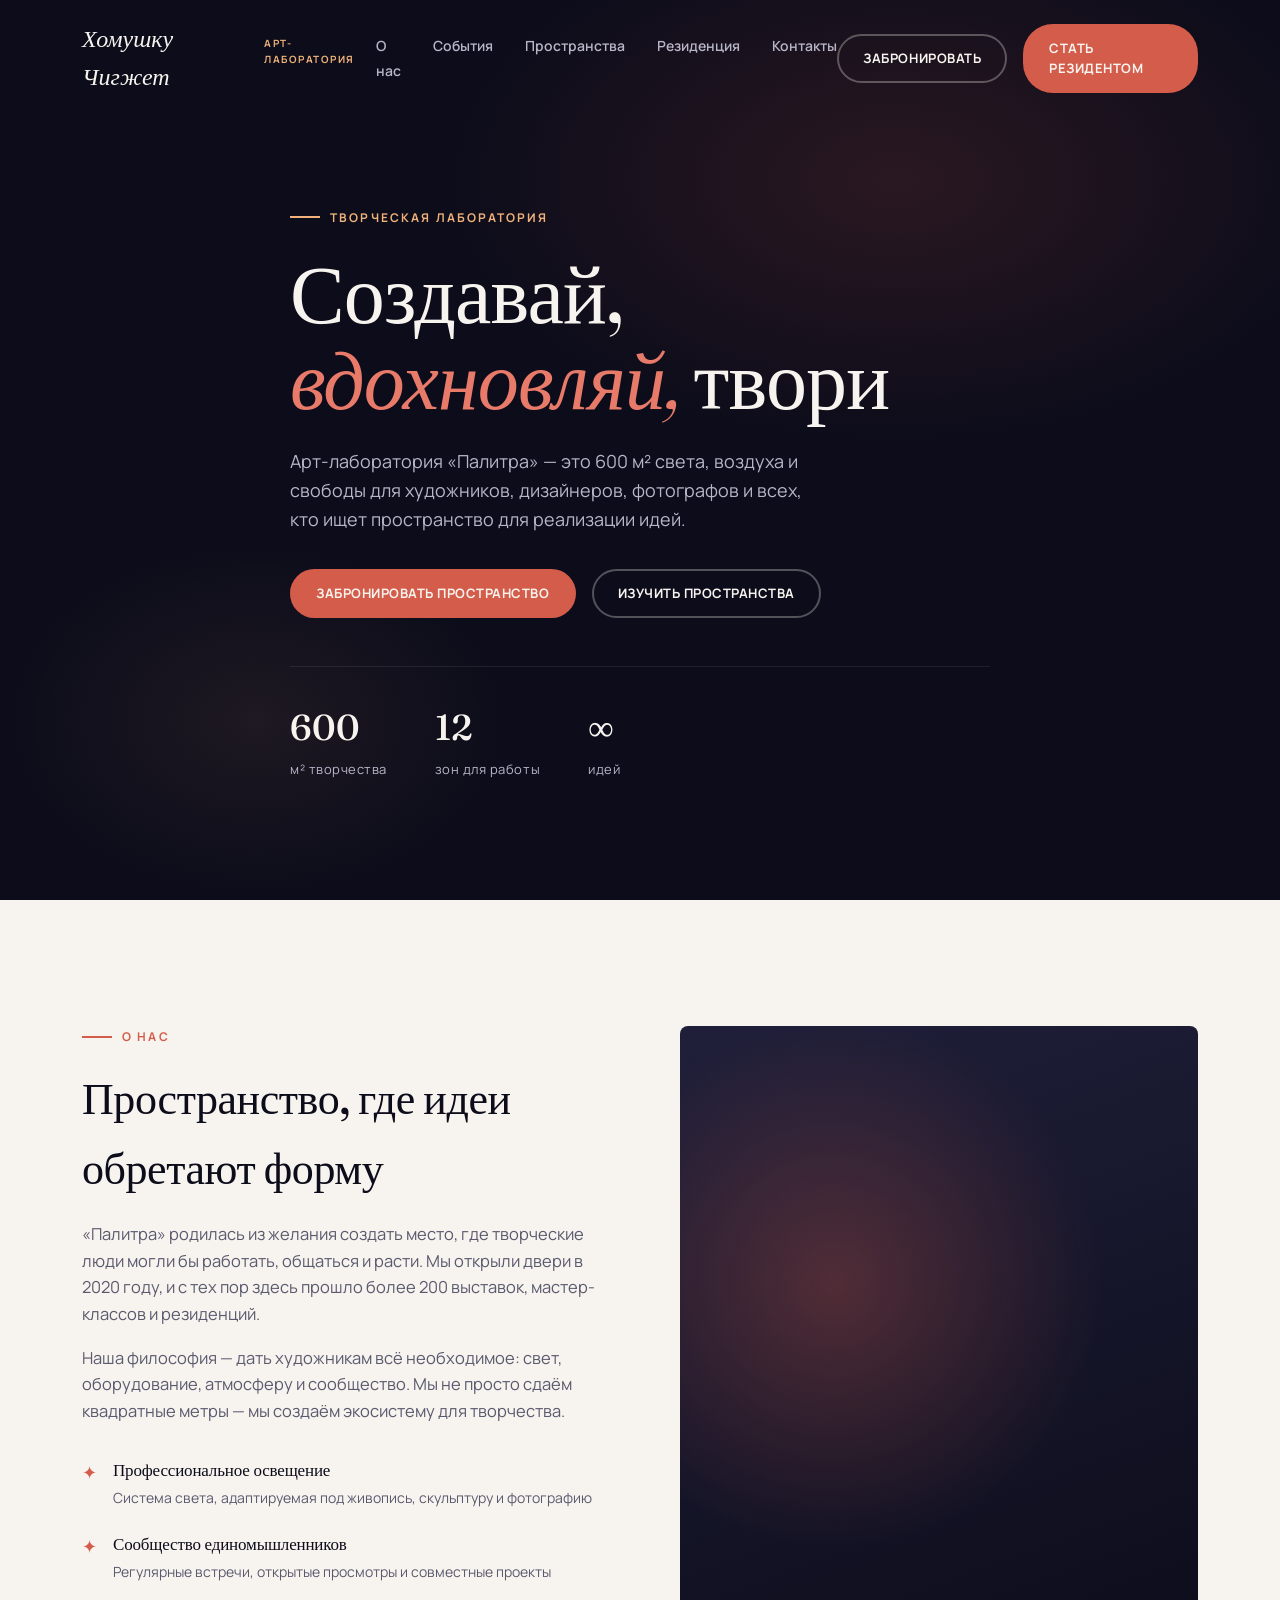
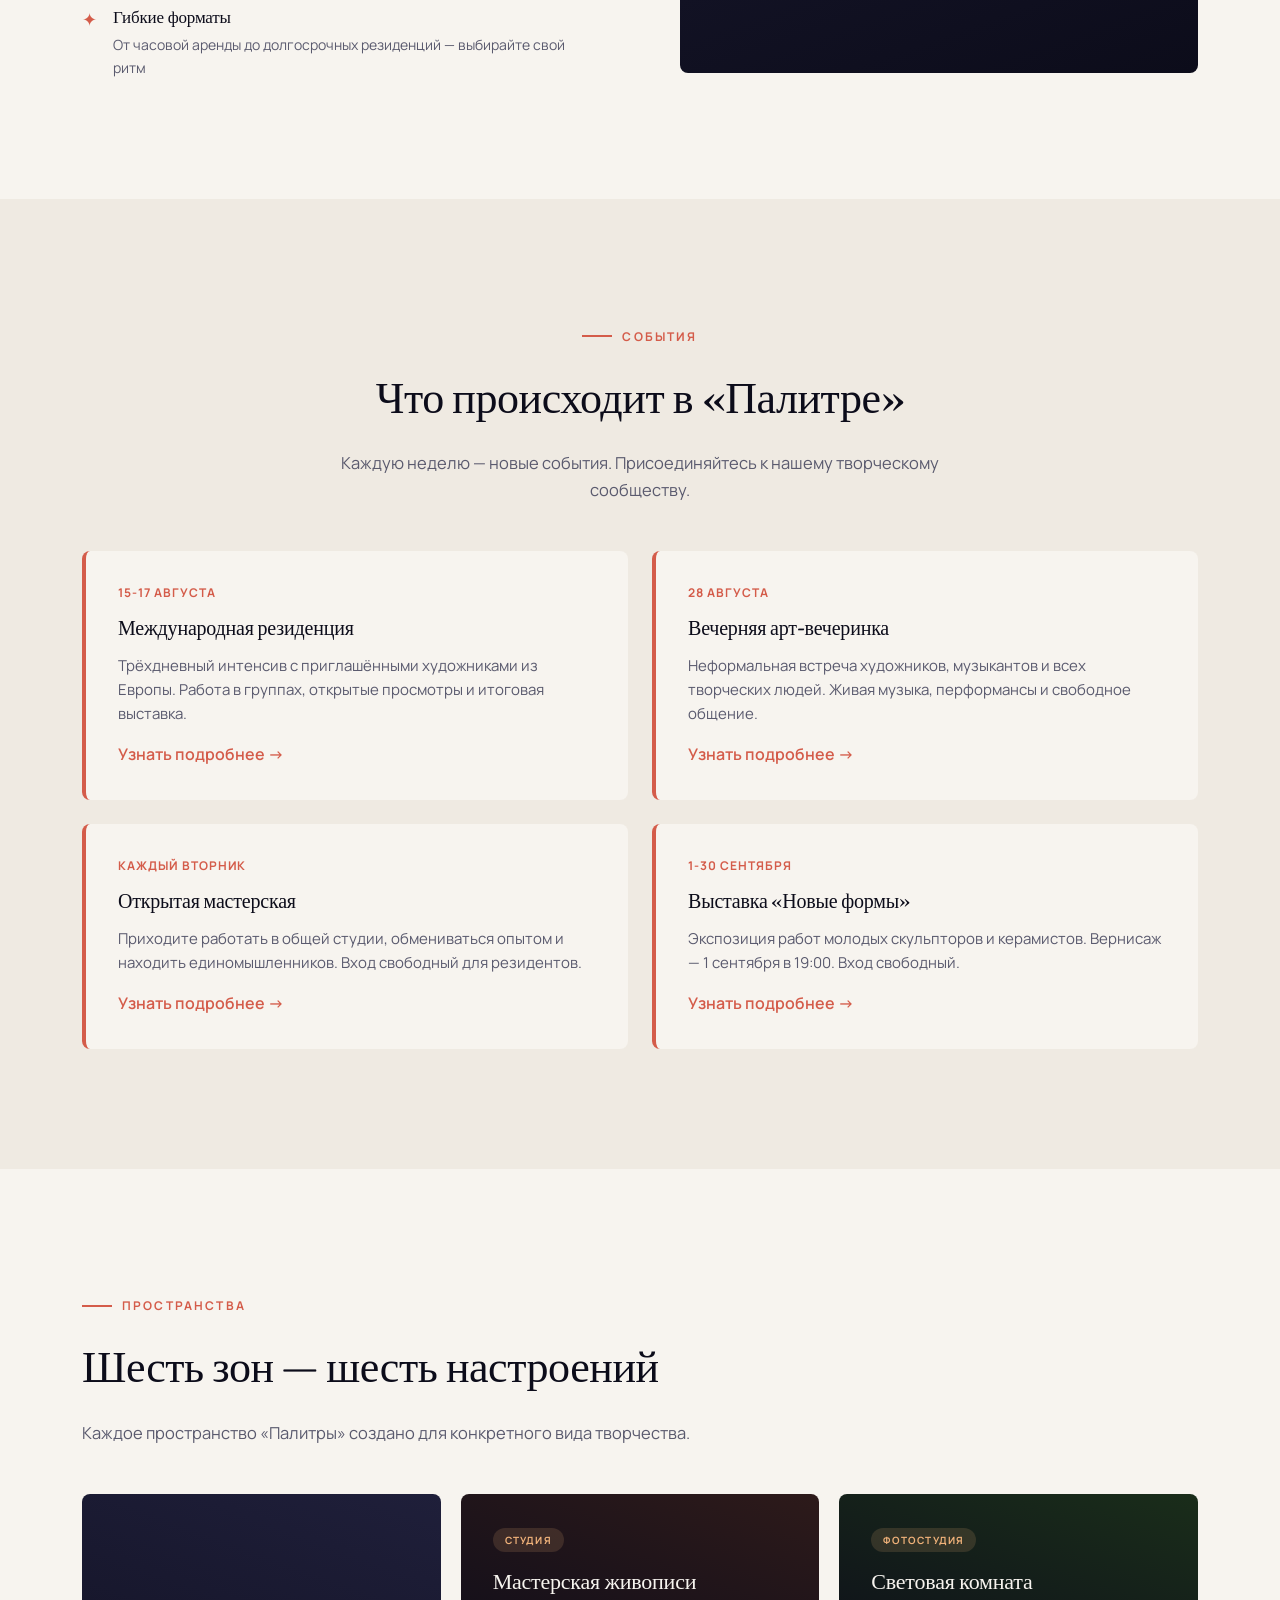
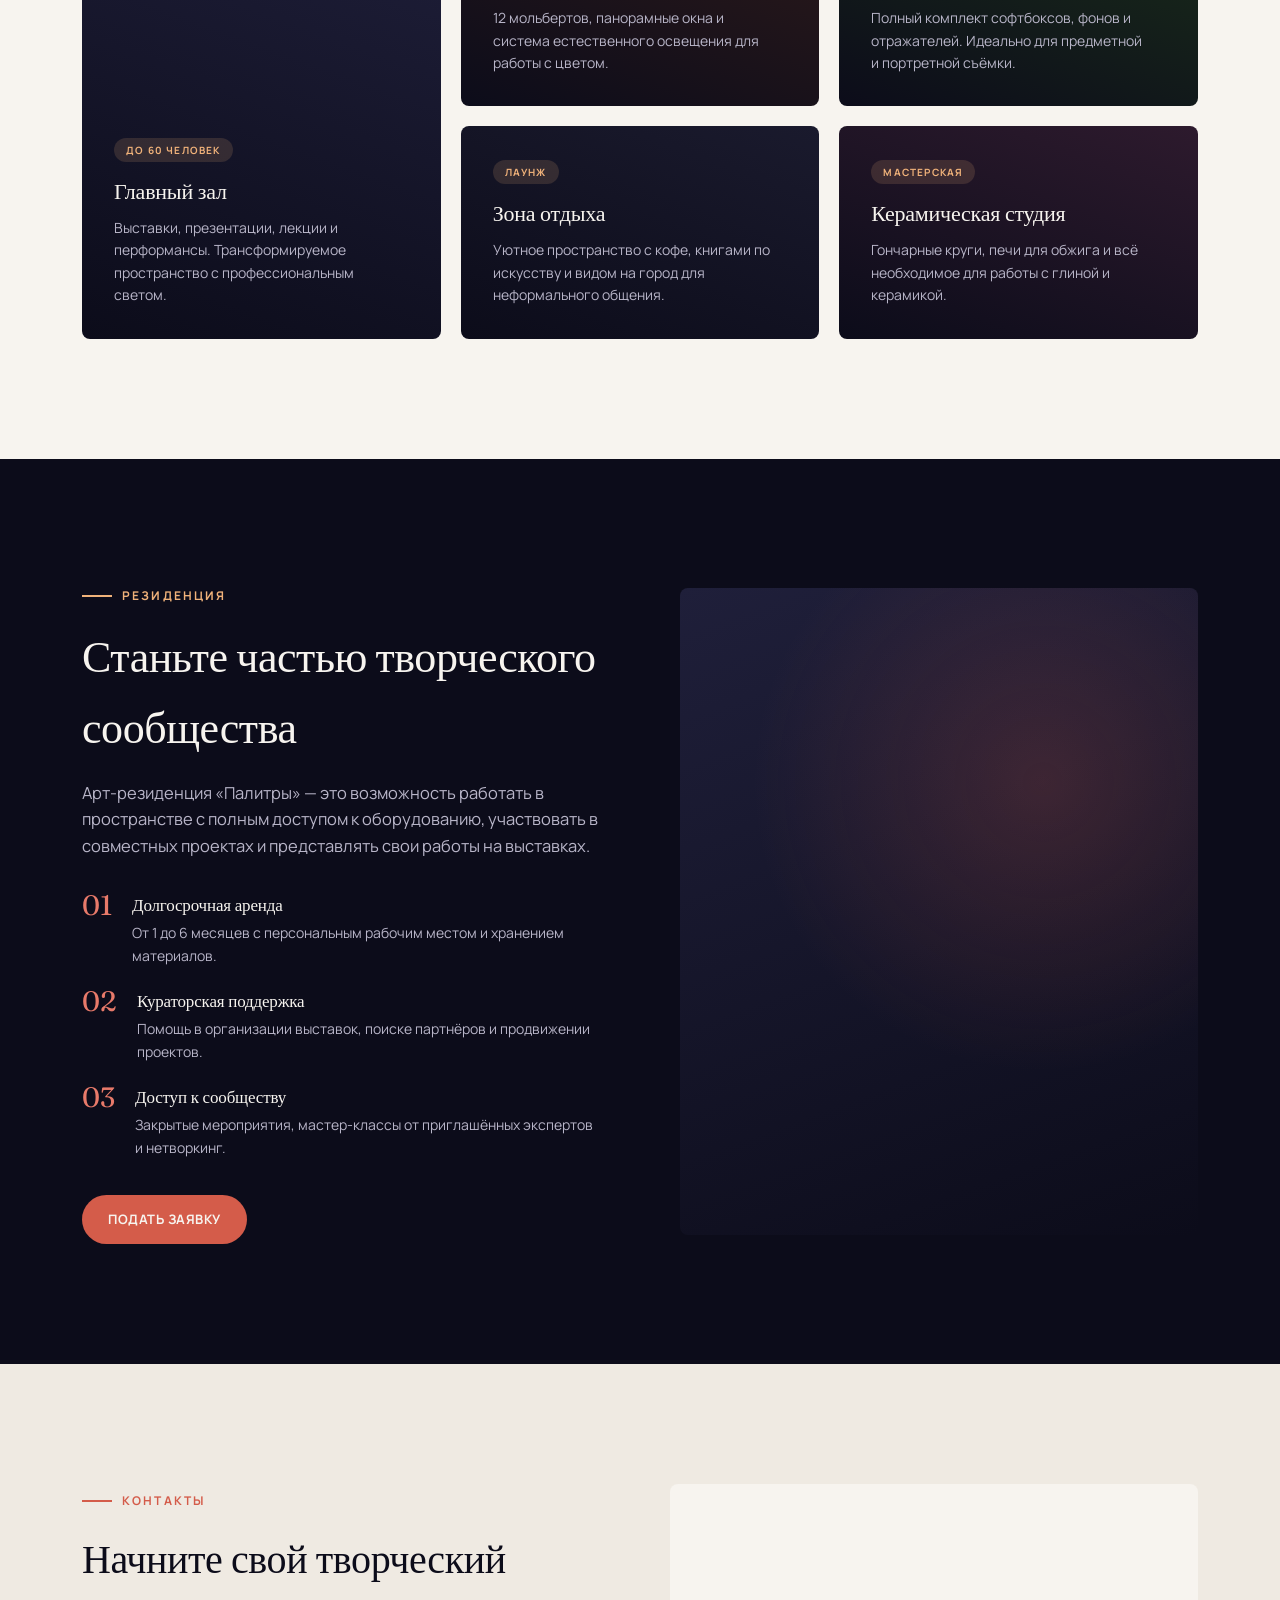
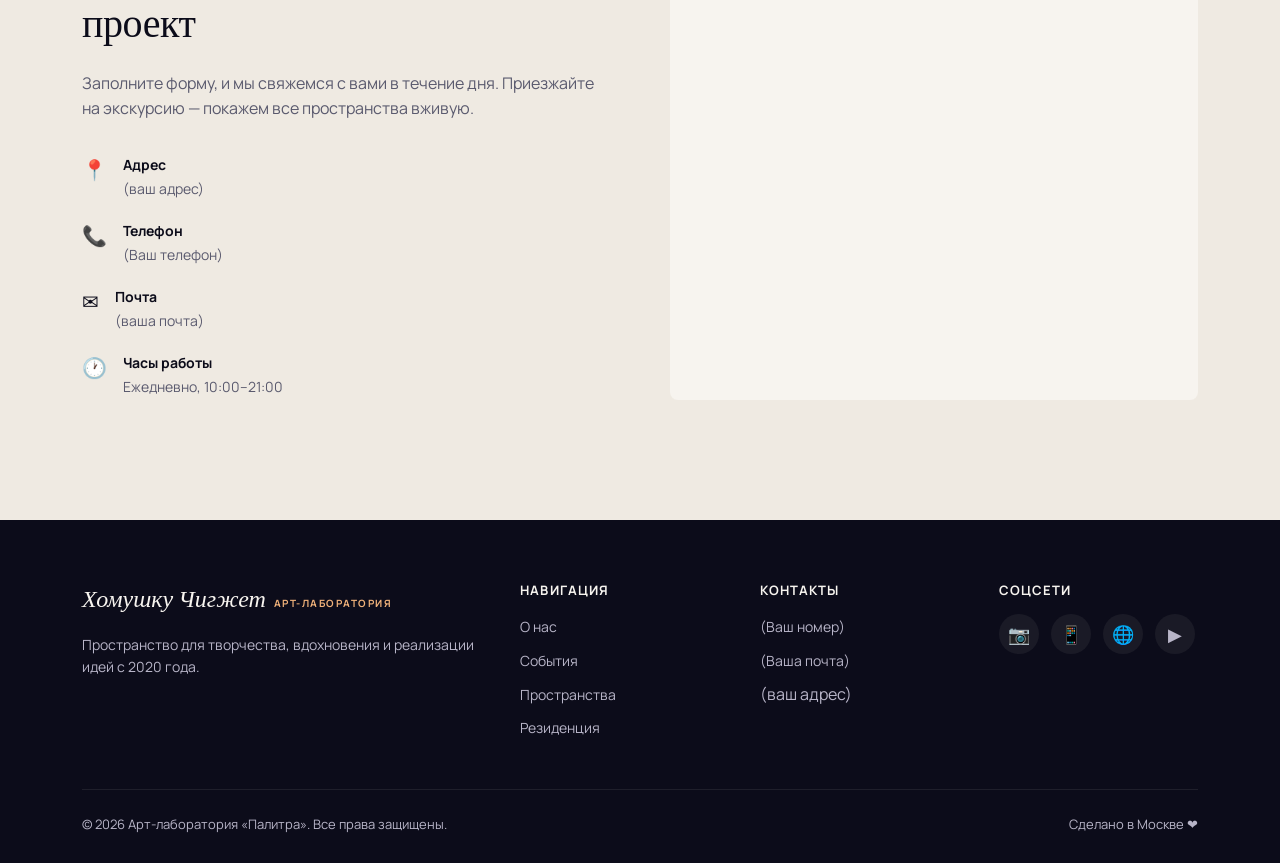
<file: index.html>
﻿<!DOCTYPE html>
<html lang="ru">
<head>
<meta charset="UTF-8">
<meta name="viewport" content="width=device-width, initial-scale=1.0">
<title>Арт-лаборатория «Палитра» — пространство для творчества</title>
<meta name="description" content="Креативное пространство для художников, дизайнеров и творческих людей. Мастер-классы, выставки, резиденции и воркшопы.">
<link rel="preconnect" href="https://fonts.googleapis.com">
<link rel="preconnect" href="https://fonts.gstatic.com" crossorigin>
<link href="https://fonts.googleapis.com/css2?family=Fraunces:ital,opsz,wght@0,9..144,300;0,9..144,400;0,9..144,500;0,9..144,600;1,9..144,400;1,9..144,500&family=Manrope:wght@400;500;600;700;800&display=swap" rel="stylesheet">
<link rel="stylesheet" href="css/style.css">
</head>
<body>

<header class="site-header" id="siteHeader">
  <div class="wrap">
    <a href="#hero" class="logo">Хомушку Чигжет <small>арт-лаборатория</small></a>
    <nav class="site-nav">
      <ul>
        <li><a href="#about">О нас</a></li>
        <li><a href="#events">События</a></li>
        <li><a href="#spaces">Пространства</a></li>
        <li><a href="#residency">Резиденция</a></li>
        <li><a href="#contact">Контакты</a></li>
      </ul>
    </nav>
    <div class="header-actions">
      <a href="#contact" class="btn btn-outline">Забронировать</a>
      <a href="#contact" class="btn btn-primary">Стать резидентом</a>
      <button class="nav-toggle" id="navToggle" aria-label="Открыть меню">
        <span></span><span></span><span></span>
      </button>
    </div>
  </div>
</header>

<div class="mobile-nav" id="mobileNav">
  <button class="close-btn" id="navClose" aria-label="Закрыть меню">✕</button>
  <a href="#about">О нас</a>
  <a href="#events">События</a>
  <a href="#spaces">Пространства</a>
  <a href="#residency">Резиденция</a>
  <a href="#reviews">Отзывы</a>
  <a href="#contact">Контакты</a>
</div>

<section class="hero" id="hero">
  <div class="hero-bg"></div>
  <div class="wrap">
    <div class="hero-content">
      <div class="eyebrow">Творческая лаборатория</div>
      <h1>Создавай, <em>вдохновляй,</em> твори</h1>
      <p class="hero-sub">Арт-лаборатория «Палитра» — это 600 м² света, воздуха и свободы для художников, дизайнеров, фотографов и всех, кто ищет пространство для реализации идей.</p>
      <div class="hero-cta">
        <a href="#contact" class="btn btn-primary">Забронировать пространство</a>
        <a href="#spaces" class="btn btn-outline">Изучить пространства</a>
      </div>
      <div class="hero-stats">
        <div class="hero-stat">
          <span class="hero-stat-num">600</span>
          <span class="hero-stat-label">м² творчества</span>
        </div>
        <div class="hero-stat">
          <span class="hero-stat-num">12</span>
          <span class="hero-stat-label">зон для работы</span>
        </div>
        <div class="hero-stat">
          <span class="hero-stat-num">∞</span>
          <span class="hero-stat-label">идей</span>
        </div>
      </div>
    </div>
  </div>
</section>

<section class="about" id="about">
  <div class="wrap">
    <div class="about-grid">
      <div class="about-text reveal">
        <div class="eyebrow">О нас</div>
        <h2>Пространство, где идеи обретают форму</h2>
        <p>«Палитра» родилась из желания создать место, где творческие люди могли бы работать, общаться и расти. Мы открыли двери в 2020 году, и с тех пор здесь прошло более 200 выставок, мастер-классов и резиденций.</p>
        <p>Наша философия — дать художникам всё необходимое: свет, оборудование, атмосферу и сообщество. Мы не просто сдаём квадратные метры — мы создаём экосистему для творчества.</p>
        <div class="about-features">
          <div class="about-feature">
            <div class="about-feature-icon">✦</div>
            <div>
              <h4>Профессиональное освещение</h4>
              <p>Система света, адаптируемая под живопись, скульптуру и фотографию</p>
            </div>
          </div>
          <div class="about-feature">
            <div class="about-feature-icon">✦</div>
            <div>
              <h4>Сообщество единомышленников</h4>
              <p>Регулярные встречи, открытые просмотры и совместные проекты</p>
            </div>
          </div>
          <div class="about-feature">
            <div class="about-feature-icon">✦</div>
            <div>
              <h4>Гибкие форматы</h4>
              <p>От часовой аренды до долгосрочных резиденций — выбирайте свой ритм</p>
            </div>
          </div>
        </div>
      </div>
      <div class="about-visual reveal">
        <div class="about-visual-inner"></div>
      </div>
    </div>
  </div>
</section>

<section class="events" id="events">
  <div class="wrap">
    <div class="section-head center reveal">
      <div class="eyebrow">События</div>
      <h2>Что происходит в «Палитре»</h2>
      <p>Каждую неделю — новые события. Присоединяйтесь к нашему творческому сообществу.</p>
    </div>
    <div class="events-grid reveal">
      <div class="event-card">
        <div class="event-date">15-17 августа</div>
        <h3>Международная резиденция</h3>
        <p>Трёхдневный интенсив с приглашёнными художниками из Европы. Работа в группах, открытые просмотры и итоговая выставка.</p>
        <a href="#" class="event-link">Узнать подробнее →</a>
      </div>
      <div class="event-card">
        <div class="event-date">28 августа</div>
        <h3>Вечерняя арт-вечеринка</h3>
        <p>Неформальная встреча художников, музыкантов и всех творческих людей. Живая музыка, перформансы и свободное общение.</p>
        <a href="#" class="event-link">Узнать подробнее →</a>
      </div>
      <div class="event-card">
        <div class="event-date">Каждый вторник</div>
        <h3>Открытая мастерская</h3>
        <p>Приходите работать в общей студии, обмениваться опытом и находить единомышленников. Вход свободный для резидентов.</p>
        <a href="#" class="event-link">Узнать подробнее →</a>
      </div>
      <div class="event-card">
        <div class="event-date">1-30 сентября</div>
        <h3>Выставка «Новые формы»</h3>
        <p>Экспозиция работ молодых скульпторов и керамистов. Вернисаж — 1 сентября в 19:00. Вход свободный.</p>
        <a href="#" class="event-link">Узнать подробнее →</a>
      </div>
    </div>
  </div>
</section>

<section class="spaces" id="spaces">
  <div class="wrap">
    <div class="section-head reveal">
      <div class="eyebrow">Пространства</div>
      <h2>Шесть зон — шесть настроений</h2>
      <p>Каждое пространство «Палитры» создано для конкретного вида творчества.</p>
    </div>
    <div class="spaces-grid reveal">
      <div class="space-card space-card--large">
        <div class="space-card-content">
          <span class="space-tag">До 60 человек</span>
          <h3>Главный зал</h3>
          <p>Выставки, презентации, лекции и перформансы. Трансформируемое пространство с профессиональным светом.</p>
        </div>
      </div>
      <div class="space-card">
        <div class="space-card-content">
          <span class="space-tag">Студия</span>
          <h3>Мастерская живописи</h3>
          <p>12 мольбертов, панорамные окна и система естественного освещения для работы с цветом.</p>
        </div>
      </div>
      <div class="space-card">
        <div class="space-card-content">
          <span class="space-tag">Фотостудия</span>
          <h3>Световая комната</h3>
          <p>Полный комплект софтбоксов, фонов и отражателей. Идеально для предметной и портретной съёмки.</p>
        </div>
      </div>
      <div class="space-card">
        <div class="space-card-content">
          <span class="space-tag">Лаунж</span>
          <h3>Зона отдыха</h3>
          <p>Уютное пространство с кофе, книгами по искусству и видом на город для неформального общения.</p>
        </div>
      </div>
      <div class="space-card">
        <div class="space-card-content">
          <span class="space-tag">Мастерская</span>
          <h3>Керамическая студия</h3>
          <p>Гончарные круги, печи для обжига и всё необходимое для работы с глиной и керамикой.</p>
        </div>
      </div>
    </div>
  </div>
</section>

<section class="residency" id="residency">
  <div class="wrap">
    <div class="residency-grid">
      <div class="residency-content reveal">
        <div class="eyebrow">Резиденция</div>
        <h2>Станьте частью творческого сообщества</h2>
        <p>Арт-резиденция «Палитры» — это возможность работать в пространстве с полным доступом к оборудованию, участвовать в совместных проектах и представлять свои работы на выставках.</p>
        <div class="residency-features">
          <div class="residency-feature">
            <span class="residency-feature-num">01</span>
            <div>
              <h4>Долгосрочная аренда</h4>
              <p>От 1 до 6 месяцев с персональным рабочим местом и хранением материалов.</p>
            </div>
          </div>
          <div class="residency-feature">
            <span class="residency-feature-num">02</span>
            <div>
              <h4>Кураторская поддержка</h4>
              <p>Помощь в организации выставок, поиске партнёров и продвижении проектов.</p>
            </div>
          </div>
          <div class="residency-feature">
            <span class="residency-feature-num">03</span>
            <div>
              <h4>Доступ к сообществу</h4>
              <p>Закрытые мероприятия, мастер-классы от приглашённых экспертов и нетворкинг.</p>
            </div>
          </div>
        </div>
        <a href="#contact" class="btn btn-primary">Подать заявку</a>
      </div>
      <div class="residency-visual reveal">
        <div class="residency-visual-inner"></div>
      </div>
    </div>
  </div>
</section>

      </div>
    </div>
  </div>
</section>

<section class="contact" id="contact">
  <div class="wrap">
    <div class="contact-grid">
      <div class="contact-info reveal">
        <div class="eyebrow">Контакты</div>
        <h2 style="margin-top:16px;">Начните свой творческий проект</h2>
        <p>Заполните форму, и мы свяжемся с вами в течение дня. Приезжайте на экскурсию — покажем все пространства вживую.</p>
        <div class="contact-details">
          <div class="contact-detail">
            <div class="contact-detail-icon">📍</div>
            <div>
              <strong>Адрес</strong>
              <span>(ваш адрес)</span>
            </div>
          </div>
          <div class="contact-detail">
            <div class="contact-detail-icon">📞</div>
            <div>
              <strong>Телефон</strong>
              <span>(Ваш телефон)</span>
            </div>
          </div>
          <div class="contact-detail">
            <div class="contact-detail-icon">✉</div>
            <div>
              <strong>Почта</strong>
              <span>(ваша почта)</span>
            </div>
          </div>
          <div class="contact-detail">
            <div class="contact-detail-icon">🕐</div>
            <div>
              <strong>Часы работы</strong>
              <span>Ежедневно, 10:00–21:00</span>
            </div>
          </div>
        </div>
      </div>
      <div class="contact-form reveal">
      </div>
    </div>
  </div>
</section>

<footer>
  <div class="wrap">
    <div class="footer-grid">
      <div class="footer-col">
        <a href="#hero" class="logo" style="color:var(--text-light);">Хомушку Чигжет <small>арт-лаборатория</small></a>
        <p style="margin-top:16px;color:var(--text-light-dim);font-size:14px;">Пространство для творчества, вдохновения и реализации идей с 2020 года.</p>
      </div>
      <div class="footer-col">
        <h4>Навигация</h4>
        <ul>
          <li><a href="#about">О нас</a></li>
          <li><a href="#events">События</a></li>
          <li><a href="#spaces">Пространства</a></li>
          <li><a href="#residency">Резиденция</a></li>
        </ul>
      </div>
      <div class="footer-col">
        <h4>Контакты</h4>
        <ul>
          <li><a href="tel:+74955551234">(Ваш номер)</a></li>
          <li><a href="mailto:studio@palitra.art">(Ваша почта)</a></li>
          <li>(ваш адрес)</li>
        </ul>
      </div>
      <div class="footer-col">
        <h4>Соцсети</h4>
        <div class="footer-social">
          <a href="#" aria-label="Instagram">📷</a>
          <a href="#" aria-label="Telegram">📱</a>
          <a href="#" aria-label="VK">🌐</a>
          <a href="#" aria-label="YouTube">▶</a>
        </div>
      </div>
    </div>
    <div class="footer-bottom">
      <span>© 2026 Арт-лаборатория «Палитра». Все права защищены.</span>
      <span>Сделано в Москве ❤</span>
    </div>
  </div>
</footer>

<script src="js/script.js" defer></script>

</body>
</html>
</file>
<file: css/style.css>
:root {
  --ink: #0c0c1a;
  --ink-2: #16162b;
  --ink-3: #1f1f3a;
  --parchment: #f7f4ef;
  --parchment-2: #efeae2;
  --primary: #d45c4a;
  --primary-light: #e87a6a;
  --accent: #f0b27a;
  --gold: #c49a6c;
  --gold-light: #e8c99c;
  --text-dark: #0c0c1a;
  --text-dim: #5a5a6e;
  --text-light: #f7f4ef;
  --text-light-dim: #b8b5c8;
  --radius: 8px;
  --ease: cubic-bezier(.22,.68,0,1);
}

* { box-sizing: border-box; }
html { scroll-behavior: smooth; }
@media (prefers-reduced-motion: reduce) {
  html { scroll-behavior: auto; }
  * { animation-duration: 0.01ms !important; animation-iteration-count: 1 !important; transition-duration: 0.01ms !important; }
}

body {
  margin: 0;
  background: var(--parchment);
  color: var(--text-dark);
  font-family: 'Manrope', sans-serif;
  font-size: 16px;
  line-height: 1.6;
  -webkit-font-smoothing: antialiased;
}

h1, h2, h3, h4 {
  font-family: 'Fraunces', serif;
  font-weight: 500;
  margin: 0;
  color: inherit;
  letter-spacing: -0.01em;
}

p { margin: 0; }
a { color: inherit; text-decoration: none; }
img { max-width: 100%; display: block; }
button { font-family: inherit; cursor: pointer; }

.wrap {
  max-width: 1180px;
  margin: 0 auto;
  padding: 0 32px;
}

.eyebrow {
  display: inline-flex;
  align-items: center;
  gap: 10px;
  font-size: 12px;
  font-weight: 700;
  letter-spacing: .18em;
  text-transform: uppercase;
  color: var(--primary);
}
.eyebrow::before {
  content: '';
  width: 30px;
  height: 2px;
  background: var(--primary);
}

/* Header */
.site-header {
  position: fixed;
  top: 0; left: 0; right: 0;
  z-index: 200;
  padding: 20px 0;
  transition: padding .35s var(--ease), background .35s var(--ease), box-shadow .35s var(--ease);
}
.site-header.scrolled {
  padding: 12px 0;
  background: rgba(12, 12, 26, .95);
  backdrop-filter: blur(12px);
  box-shadow: 0 4px 30px rgba(0,0,0,.3);
}
.site-header .wrap {
  display: flex;
  align-items: center;
  justify-content: space-between;
}
.logo {
  font-family: 'Fraunces', serif;
  font-size: 24px;
  font-style: italic;
  font-weight: 500;
  color: var(--text-light);
  display: flex;
  align-items: baseline;
  gap: 8px;
}
.logo small {
  font-family: 'Manrope', sans-serif;
  font-style: normal;
  font-size: 10px;
  letter-spacing: .15em;
  text-transform: uppercase;
  color: var(--accent);
  font-weight: 700;
}
.site-nav ul {
  list-style: none;
  display: flex;
  gap: 32px;
  margin: 0; padding: 0;
}
.site-nav a {
  color: var(--text-light-dim);
  font-size: 14px;
  font-weight: 600;
  transition: color .2s;
  position: relative;
}
.site-nav a:hover { color: var(--text-light); }
.header-actions { display: flex; align-items: center; gap: 16px; }
.btn {
  display: inline-flex;
  align-items: center;
  justify-content: center;
  gap: 8px;
  padding: 12px 24px;
  border-radius: 30px;
  font-size: 13px;
  font-weight: 700;
  letter-spacing: .04em;
  text-transform: uppercase;
  border: 2px solid transparent;
  transition: transform .25s var(--ease), background .25s, color .25s, border-color .25s;
}
.btn-primary {
  background: var(--primary);
  color: var(--text-light);
}
.btn-primary:hover { background: var(--primary-light); transform: scale(1.02); }
.btn-outline {
  border-color: rgba(247, 244, 239, .3);
  color: var(--text-light);
}
.btn-outline:hover { border-color: var(--primary-light); color: var(--primary-light); }

.nav-toggle {
  display: none;
  flex-direction: column;
  gap: 5px;
  background: none;
  border: none;
  padding: 6px;
}
.nav-toggle span {
  width: 24px; height: 2px;
  background: var(--text-light);
}

/* Hero */
.hero {
  position: relative;
  min-height: 100vh;
  display: flex;
  align-items: center;
  background: var(--ink);
  overflow: hidden;
  padding-top: 80px;
}
.hero-bg {
  position: absolute;
  inset: 0;
  background: 
    radial-gradient(ellipse 60% 50% at 70% 20%, rgba(212, 92, 74, .15), transparent 60%),
    radial-gradient(ellipse 40% 40% at 20% 80%, rgba(240, 178, 122, .08), transparent 50%);
}
.hero .wrap {
  position: relative;
  padding: 80px 32px;
}
.hero-content { max-width: 700px; }
.hero .eyebrow { color: var(--accent); margin-bottom: 24px; }
.hero .eyebrow::before { background: var(--accent); }
.hero h1 {
  color: var(--text-light);
  font-size: clamp(44px, 7vw, 82px);
  line-height: 1.05;
  font-weight: 500;
}
.hero h1 em {
  font-style: italic;
  color: var(--primary-light);
  font-weight: 400;
}
.hero-sub {
  margin-top: 24px;
  max-width: 520px;
  color: var(--text-light-dim);
  font-size: 18px;
}
.hero-cta {
  display: flex;
  gap: 16px;
  margin-top: 36px;
  flex-wrap: wrap;
}
.hero-stats {
  display: flex;
  gap: 48px;
  margin-top: 48px;
  padding-top: 32px;
  border-top: 1px solid rgba(247, 244, 239, .08);
}
.hero-stat {
  display: flex;
  flex-direction: column;
}
.hero-stat-num {
  font-family: 'Fraunces', serif;
  font-size: 36px;
  color: var(--text-light);
  font-weight: 500;
}
.hero-stat-label {
  font-size: 13px;
  color: var(--text-light-dim);
  letter-spacing: .04em;
  margin-top: 2px;
}

/* About */
.about { padding: 120px 0; background: var(--parchment); }
.about-grid {
  display: grid;
  grid-template-columns: 1fr 1fr;
  gap: 80px;
  align-items: center;
}
.about-text h2 {
  font-size: clamp(30px, 3.6vw, 44px);
  margin-top: 16px;
}
.about-text p {
  color: var(--text-dim);
  font-size: 16.5px;
  margin-top: 18px;
}
.about-features {
  margin-top: 32px;
  display: flex;
  flex-direction: column;
  gap: 20px;
}
.about-feature {
  display: flex;
  gap: 16px;
  align-items: flex-start;
}
.about-feature-icon {
  font-size: 18px;
  color: var(--primary);
  flex-shrink: 0;
  margin-top: 2px;
}
.about-feature h4 {
  font-size: 17px;
  margin-bottom: 4px;
}
.about-feature p {
  font-size: 14px;
  color: var(--text-dim);
  margin-top: 0;
}
.about-visual {
  border-radius: var(--radius);
  overflow: hidden;
  aspect-ratio: 4/5;
}
.about-visual-inner {
  width: 100%;
  height: 100%;
  background: 
    radial-gradient(circle at 30% 40%, rgba(212, 92, 74, .3), transparent 50%),
    linear-gradient(160deg, var(--ink-3), var(--ink));
}

/* Events */
.events { padding: 120px 0; background: var(--parchment-2); }
.section-head { max-width: 640px; }
.section-head.center { margin-left: auto; margin-right: auto; text-align: center; }
.section-head h2 {
  font-size: clamp(30px, 3.6vw, 44px);
  margin-top: 16px;
}
.section-head p {
  margin-top: 18px;
  color: var(--text-dim);
  font-size: 16.5px;
}
.events-grid {
  display: grid;
  grid-template-columns: repeat(2, 1fr);
  gap: 24px;
  margin-top: 48px;
}
.event-card {
  background: var(--parchment);
  padding: 32px;
  border-radius: var(--radius);
  border-left: 4px solid var(--primary);
  transition: transform .3s var(--ease), box-shadow .3s var(--ease);
}
.event-card:hover {
  transform: translateY(-4px);
  box-shadow: 0 12px 40px rgba(12, 12, 26, .08);
}
.event-date {
  font-size: 12px;
  font-weight: 700;
  text-transform: uppercase;
  letter-spacing: .08em;
  color: var(--primary);
  margin-bottom: 10px;
}
.event-card h3 {
  font-size: 20px;
  margin-bottom: 10px;
}
.event-card p {
  color: var(--text-dim);
  font-size: 15px;
}
.event-link {
  display: inline-block;
  margin-top: 16px;
  font-weight: 600;
  color: var(--primary);
  transition: color .2s;
}
.event-link:hover { color: var(--primary-light); }

/* Spaces */
.spaces { padding: 120px 0; background: var(--parchment); }
.spaces-grid {
  display: grid;
  grid-template-columns: repeat(3, 1fr);
  gap: 20px;
  margin-top: 48px;
}
.space-card {
  border-radius: var(--radius);
  overflow: hidden;
  background: var(--ink);
  color: var(--text-light);
  padding: 32px;
  min-height: 200px;
  display: flex;
  align-items: flex-end;
  transition: transform .3s var(--ease);
}
.space-card:hover { transform: translateY(-4px); }
.space-card--large {
  grid-column: span 1;
  grid-row: span 2;
  min-height: 420px;
}
.space-card-content {
  position: relative;
}
.space-tag {
  display: inline-block;
  font-size: 10px;
  font-weight: 700;
  text-transform: uppercase;
  letter-spacing: .12em;
  color: var(--accent);
  background: rgba(240, 178, 122, .15);
  padding: 4px 12px;
  border-radius: 20px;
  margin-bottom: 12px;
}
.space-card h3 {
  font-size: 22px;
  margin-bottom: 8px;
}
.space-card p {
  color: var(--text-light-dim);
  font-size: 14px;
  max-width: 280px;
}
.space-card:nth-child(1) { background: linear-gradient(200deg, var(--ink-3), var(--ink)); }
.space-card:nth-child(2) { background: linear-gradient(200deg, #2d1a1a, var(--ink)); }
.space-card:nth-child(3) { background: linear-gradient(200deg, #1a2d1a, var(--ink)); }
.space-card:nth-child(4) { background: linear-gradient(200deg, #1a1a2d, var(--ink)); }
.space-card:nth-child(5) { background: linear-gradient(200deg, #2d1a2d, var(--ink)); }

/* Residency */
.residency { padding: 120px 0; background: var(--ink); color: var(--text-light); }
.residency-grid {
  display: grid;
  grid-template-columns: 1fr 1fr;
  gap: 80px;
  align-items: center;
}
.residency-content .eyebrow { color: var(--accent); }
.residency-content .eyebrow::before { background: var(--accent); }
.residency-content h2 {
  font-size: clamp(30px, 3.6vw, 44px);
  margin-top: 16px;
  color: var(--text-light);
}
.residency-content p {
  color: var(--text-light-dim);
  font-size: 16.5px;
  margin-top: 18px;
}
.residency-features {
  margin: 32px 0 36px;
  display: flex;
  flex-direction: column;
  gap: 20px;
}
.residency-feature {
  display: flex;
  gap: 20px;
  align-items: flex-start;
}
.residency-feature-num {
  font-family: 'Fraunces', serif;
  font-size: 28px;
  color: var(--primary-light);
  flex-shrink: 0;
  line-height: 1;
}
.residency-feature h4 {
  font-size: 17px;
  margin-bottom: 4px;
  color: var(--text-light);
}
.residency-feature p {
  font-size: 14px;
  color: var(--text-light-dim);
  margin-top: 0;
}
.residency-visual {
  border-radius: var(--radius);
  aspect-ratio: 4/5;
  overflow: hidden;
}
.residency-visual-inner {
  width: 100%;
  height: 100%;
  background:
    radial-gradient(circle at 70% 30%, rgba(212, 92, 74, .2), transparent 50%),
    linear-gradient(160deg, var(--ink-3), var(--ink));
}

/* Reviews */
.reviews { padding: 120px 0; background: var(--parchment); }
.reviews-grid {
  display: grid;
  grid-template-columns: repeat(3, 1fr);
  gap: 30px;
  margin-top: 48px;
}
.review-card {
  background: var(--parchment-2);
  padding: 32px;
  border-radius: var(--radius);
}
.review-stars {
  font-size: 20px;
  color: var(--gold);
  letter-spacing: 2px;
  margin-bottom: 12px;
}
.review-text {
  font-size: 16px;
  line-height: 1.7;
  color: var(--text-dark);
  font-style: italic;
}
.review-author {
  display: flex;
  align-items: center;
  gap: 14px;
  margin-top: 20px;
  padding-top: 20px;
  border-top: 1px solid rgba(12, 12, 26, .06);
}
.review-avatar {
  width: 44px;
  height: 44px;
  border-radius: 50%;
  background: linear-gradient(160deg, var(--primary), var(--accent));
  flex-shrink: 0;
}
.review-name {
  font-weight: 700;
  font-size: 15px;
}
.review-role {
  font-size: 13px;
  color: var(--text-dim);
}

/* Contact */
.contact { padding: 120px 0; background: var(--parchment-2); }
.contact-grid {
  display: grid;
  grid-template-columns: 1fr 1fr;
  gap: 60px;
}
.contact-info h2 {
  font-size: clamp(28px, 3.2vw, 40px);
  margin-top: 16px;
}
.contact-info p {
  color: var(--text-dim);
  font-size: 16px;
  margin-top: 16px;
}
.contact-details {
  margin-top: 32px;
  display: flex;
  flex-direction: column;
  gap: 18px;
}
.contact-detail {
  display: flex;
  gap: 16px;
  align-items: flex-start;
}
.contact-detail-icon {
  font-size: 20px;
  flex-shrink: 0;
}
.contact-detail strong {
  display: block;
  font-size: 14px;
  font-weight: 700;
  color: var(--text-dark);
}
.contact-detail span {
  font-size: 14px;
  color: var(--text-dim);
}
.contact-form {
  background: var(--parchment);
  padding: 40px;
  border-radius: var(--radius);
}
.form-group { margin-bottom: 18px; }
.form-group label {
  display: block;
  font-size: 12px;
  font-weight: 700;
  letter-spacing: .06em;
  text-transform: uppercase;
  color: var(--text-dim);
  margin-bottom: 6px;
}
.form-group input,
.form-group select,
.form-group textarea {
  width: 100%;
  padding: 12px 14px;
  border: 2px solid rgba(12, 12, 26, .08);
  background: var(--parchment);
  font-family: 'Manrope', sans-serif;
  font-size: 14px;
  color: var(--text-dark);
  border-radius: var(--radius);
  transition: border-color .2s;
}
.form-group textarea {
  resize: vertical;
  min-height: 80px;
}
.form-group input:focus,
.form-group select:focus,
.form-group textarea:focus {
  outline: none;
  border-color: var(--primary);
}
.form-note {
  font-size: 12px;
  color: var(--text-dim);
  margin-top: 14px;
}
.form-status {
  font-size: 14px;
  margin-top: 12px;
  color: var(--primary);
  min-height: 20px;
}

/* Footer */
footer {
  background: var(--ink);
  color: var(--text-light-dim);
  padding: 60px 0 28px;
}
.footer-grid {
  display: grid;
  grid-template-columns: 2fr 1fr 1fr 1fr;
  gap: 40px;
  padding-bottom: 40px;
  border-bottom: 1px solid rgba(247, 244, 239, .08);
}
.footer-col h4 {
  font-family: 'Manrope', sans-serif;
  font-size: 13px;
  font-weight: 700;
  text-transform: uppercase;
  letter-spacing: .08em;
  color: var(--text-light);
  margin-bottom: 14px;
}
.footer-col ul {
  list-style: none;
  padding: 0;
  margin: 0;
}
.footer-col ul li {
  margin-bottom: 8px;
}
.footer-col ul li a {
  font-size: 14px;
  transition: color .2s;
}
.footer-col ul li a:hover { color: var(--primary-light); }
.footer-social {
  display: flex;
  gap: 12px;
}
.footer-social a {
  width: 40px;
  height: 40px;
  border-radius: 50%;
  background: rgba(247, 244, 239, .06);
  display: flex;
  align-items: center;
  justify-content: center;
  font-size: 18px;
  transition: background .2s;
}
.footer-social a:hover { background: rgba(212, 92, 74, .2); }
.footer-bottom {
  display: flex;
  justify-content: space-between;
  padding-top: 24px;
  font-size: 13px;
  flex-wrap: wrap;
  gap: 12px;
}

/* Reveal */
.reveal {
  opacity: 0;
  transform: translateY(30px);
  transition: opacity .8s var(--ease), transform .8s var(--ease);
}
.reveal.in-view { opacity: 1; transform: translateY(0); }

/* Responsive */
@media (max-width: 980px) {
  .about-grid,
  .residency-grid,
  .contact-grid {
    grid-template-columns: 1fr;
    gap: 40px;
  }
  .events-grid { grid-template-columns: 1fr; }
  .spaces-grid {
    grid-template-columns: 1fr 1fr;
  }
  .space-card--large {
    grid-column: span 2;
    grid-row: auto;
    min-height: 200px;
  }
  .reviews-grid {
    grid-template-columns: 1fr 1fr;
  }
  .footer-grid {
    grid-template-columns: 1fr 1fr;
  }
  .hero-stats { gap: 30px; }
  .site-nav, .header-actions .btn-outline { display: none; }
  .nav-toggle { display: flex; }
}

@media (max-width: 760px) {
  .wrap { padding: 0 20px; }
  .hero { padding-top: 60px; }
  .hero .wrap { padding: 40px 20px; }
  .hero-stats { flex-direction: column; gap: 16px; padding-top: 24px; }
  .hero-stat { flex-direction: row; gap: 12px; align-items: baseline; }
  .hero-stat-num { font-size: 28px; }
  
  .spaces-grid {
    grid-template-columns: 1fr;
  }
  .space-card--large {
    grid-column: span 1;
  }
  .reviews-grid {
    grid-template-columns: 1fr;
  }
  .footer-grid {
    grid-template-columns: 1fr;
    gap: 24px;
  }
  section { padding: 80px 0; }
  .contact-form { padding: 24px; }
  .events-grid { grid-template-columns: 1fr; }
}

/* Mobile nav */
.mobile-nav {
  position: fixed; inset: 0; z-index: 300;
  background: var(--ink);
  display: flex; flex-direction: column;
  align-items: center; justify-content: center;
  gap: 24px;
  transform: translateY(-100%);
  transition: transform .4s var(--ease);
}
.mobile-nav.open { transform: translateY(0); }
.mobile-nav a {
  font-family: 'Fraunces', serif;
  font-size: 26px;
  color: var(--text-light);
  transition: color .2s;
}
.mobile-nav a:hover { color: var(--primary-light); }
.mobile-nav .close-btn {
  position: absolute; top: 24px; right: 24px;
  background: none; border: none;
  color: var(--text-light);
  font-size: 28px;
}
</file>
